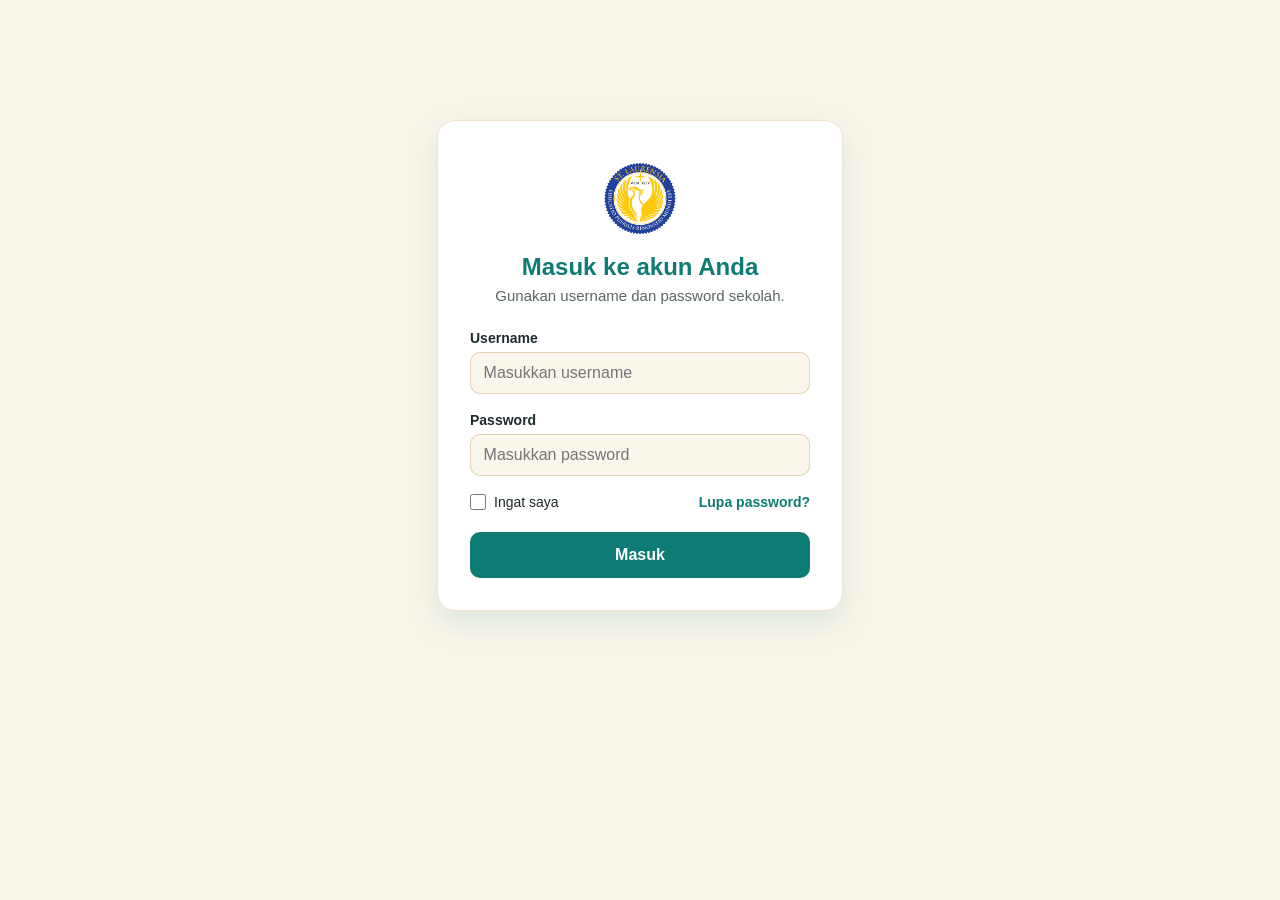
<file: index.html>
<!DOCTYPE html>
<html lang="id">
<head>
  <meta charset="UTF-8">
  <meta name="viewport" content="width=device-width, initial-scale=1.0">
  <title>Singgah - Wisata Indonesia</title>
  <link rel="icon" type="image/png" href="logo.png">
  <link rel="stylesheet" href="style.css">
</head>
<body>
  <section class="melvern-brandon-portal">
    <div class="melvern-brandon-portal-kartu">
      <img class="melvern-brandon-portal-logo" src="logo.png" alt="Logo Santa Laurensia">
      <h2>Masuk ke akun Anda</h2>
      <p class="melvern-brandon-portal-sub">Gunakan username dan password sekolah.</p>

      <p class="melvern-brandon-isian-nama">Username</p>
      <input class="melvern-brandon-isian" type="text" id="melvern-brandon-username" name="username" placeholder="Masukkan username">

      <p class="melvern-brandon-isian-nama">Password</p>
      <input class="melvern-brandon-isian" type="password" id="melvern-brandon-password" name="password" placeholder="Masukkan password">

      <div class="melvern-brandon-portal-baris">
        <p class="melvern-brandon-ingat"><input class="melvern-brandon-centang" type="checkbox" id="melvern-brandon-ingat" name="ingat"> Ingat saya</p>
        <a class="melvern-brandon-lupa" href="#">Lupa password?</a>
      </div>

      <a class="melvern-brandon-tombol-portal" href="beranda.html">Masuk</a>
    </div>
  </section>
</body>
</html>
</file>
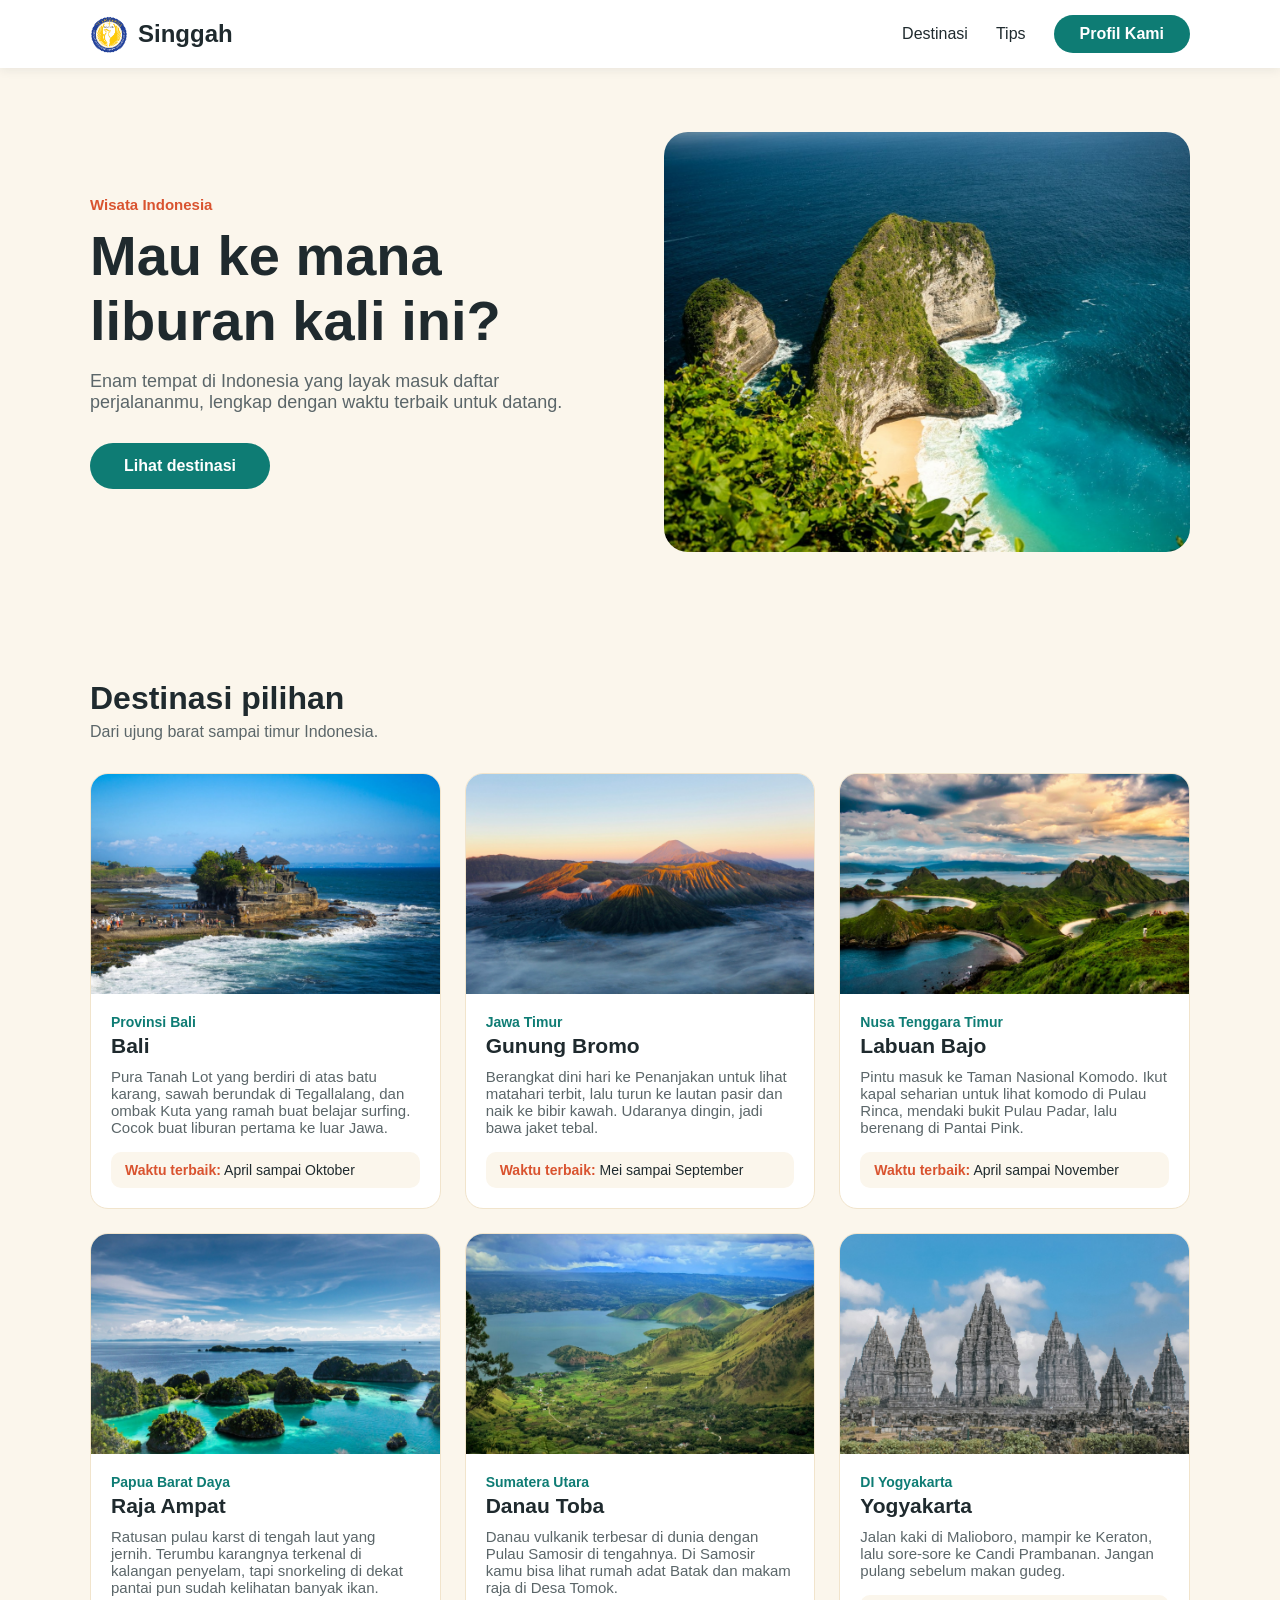
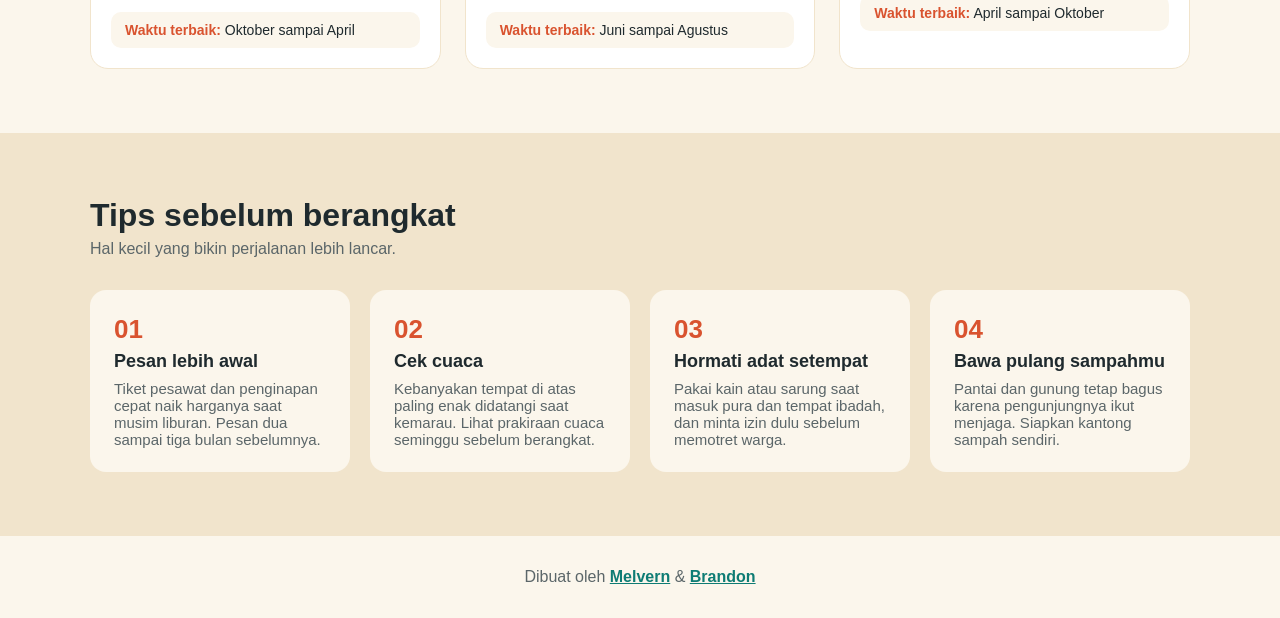
<file: beranda.html>
<!DOCTYPE html>
<html lang="id">
<head>
  <meta charset="UTF-8">
  <meta name="viewport" content="width=device-width, initial-scale=1.0">
  <title>Singgah - Wisata Indonesia</title>
  <link rel="icon" type="image/png" href="logo.png">
  <link rel="stylesheet" href="style.css">
</head>
<body>
  <header class="melvern-brandon-navbar">
    <div class="melvern-brandon-navbar-isi">
      <a class="melvern-brandon-merek" href="#"><img src="logo.png" alt="Logo Santa Laurensia"> Singgah</a>
      <nav class="melvern-brandon-menu">
        <a href="#melvern-brandon-destinasi">Destinasi</a>
        <a href="#melvern-brandon-tips">Tips</a>
        <a class="melvern-brandon-tombol-profil" href="cv1.html">Profil Kami</a>
      </nav>
    </div>
  </header>

  <main>
    <section class="melvern-brandon-hero">
      <div class="melvern-brandon-hero-teks">
        <p class="melvern-brandon-kicker">Wisata Indonesia</p>
        <h1>Mau ke mana liburan kali ini?</h1>
        <p class="melvern-brandon-hero-desc">Enam tempat di Indonesia yang layak masuk daftar perjalananmu, lengkap dengan waktu terbaik untuk datang.</p>
        <a class="melvern-brandon-tombol" href="#melvern-brandon-destinasi">Lihat destinasi</a>
      </div>
      <img class="melvern-brandon-hero-foto" src="hero.jpg" alt="Pemandangan pulau dan laut di Indonesia">
    </section>

    <section class="melvern-brandon-bagian" id="melvern-brandon-destinasi">
      <h2>Destinasi pilihan</h2>
      <p class="melvern-brandon-sub">Dari ujung barat sampai timur Indonesia.</p>
      <div class="melvern-brandon-grid">
        <div class="melvern-brandon-kartu">
          <img src="bali.jpg" alt="Bali">
          <div class="melvern-brandon-kartu-isi">
            <p class="melvern-brandon-provinsi">Provinsi Bali</p>
            <h3>Bali</h3>
            <p class="melvern-brandon-deskripsi">Pura Tanah Lot yang berdiri di atas batu karang, sawah berundak di Tegallalang, dan ombak Kuta yang ramah buat belajar surfing. Cocok buat liburan pertama ke luar Jawa.</p>
            <p class="melvern-brandon-waktu"><strong>Waktu terbaik:</strong> April sampai Oktober</p>
          </div>
        </div>
        <div class="melvern-brandon-kartu">
          <img src="bromo.jpg" alt="Gunung Bromo">
          <div class="melvern-brandon-kartu-isi">
            <p class="melvern-brandon-provinsi">Jawa Timur</p>
            <h3>Gunung Bromo</h3>
            <p class="melvern-brandon-deskripsi">Berangkat dini hari ke Penanjakan untuk lihat matahari terbit, lalu turun ke lautan pasir dan naik ke bibir kawah. Udaranya dingin, jadi bawa jaket tebal.</p>
            <p class="melvern-brandon-waktu"><strong>Waktu terbaik:</strong> Mei sampai September</p>
          </div>
        </div>
        <div class="melvern-brandon-kartu">
          <img src="labuan-bajo.jpg" alt="Labuan Bajo">
          <div class="melvern-brandon-kartu-isi">
            <p class="melvern-brandon-provinsi">Nusa Tenggara Timur</p>
            <h3>Labuan Bajo</h3>
            <p class="melvern-brandon-deskripsi">Pintu masuk ke Taman Nasional Komodo. Ikut kapal seharian untuk lihat komodo di Pulau Rinca, mendaki bukit Pulau Padar, lalu berenang di Pantai Pink.</p>
            <p class="melvern-brandon-waktu"><strong>Waktu terbaik:</strong> April sampai November</p>
          </div>
        </div>
        <div class="melvern-brandon-kartu">
          <img src="raja-ampat.jpg" alt="Raja Ampat">
          <div class="melvern-brandon-kartu-isi">
            <p class="melvern-brandon-provinsi">Papua Barat Daya</p>
            <h3>Raja Ampat</h3>
            <p class="melvern-brandon-deskripsi">Ratusan pulau karst di tengah laut yang jernih. Terumbu karangnya terkenal di kalangan penyelam, tapi snorkeling di dekat pantai pun sudah kelihatan banyak ikan.</p>
            <p class="melvern-brandon-waktu"><strong>Waktu terbaik:</strong> Oktober sampai April</p>
          </div>
        </div>
        <div class="melvern-brandon-kartu">
          <img src="danau-toba.jpg" alt="Danau Toba">
          <div class="melvern-brandon-kartu-isi">
            <p class="melvern-brandon-provinsi">Sumatera Utara</p>
            <h3>Danau Toba</h3>
            <p class="melvern-brandon-deskripsi">Danau vulkanik terbesar di dunia dengan Pulau Samosir di tengahnya. Di Samosir kamu bisa lihat rumah adat Batak dan makam raja di Desa Tomok.</p>
            <p class="melvern-brandon-waktu"><strong>Waktu terbaik:</strong> Juni sampai Agustus</p>
          </div>
        </div>
        <div class="melvern-brandon-kartu">
          <img src="yogyakarta.jpg" alt="Yogyakarta">
          <div class="melvern-brandon-kartu-isi">
            <p class="melvern-brandon-provinsi">DI Yogyakarta</p>
            <h3>Yogyakarta</h3>
            <p class="melvern-brandon-deskripsi">Jalan kaki di Malioboro, mampir ke Keraton, lalu sore-sore ke Candi Prambanan. Jangan pulang sebelum makan gudeg.</p>
            <p class="melvern-brandon-waktu"><strong>Waktu terbaik:</strong> April sampai Oktober</p>
          </div>
        </div>
      </div>
    </section>

    <div class="melvern-brandon-pita-tips">
      <section class="melvern-brandon-bagian" id="melvern-brandon-tips">
        <h2>Tips sebelum berangkat</h2>
        <p class="melvern-brandon-sub">Hal kecil yang bikin perjalanan lebih lancar.</p>
        <div class="melvern-brandon-grid-tips">
          <div class="melvern-brandon-tips">
            <p class="melvern-brandon-tips-nomor">01</p>
            <h3>Pesan lebih awal</h3>
            <p class="melvern-brandon-tips-teks">Tiket pesawat dan penginapan cepat naik harganya saat musim liburan. Pesan dua sampai tiga bulan sebelumnya.</p>
          </div>
          <div class="melvern-brandon-tips">
            <p class="melvern-brandon-tips-nomor">02</p>
            <h3>Cek cuaca</h3>
            <p class="melvern-brandon-tips-teks">Kebanyakan tempat di atas paling enak didatangi saat kemarau. Lihat prakiraan cuaca seminggu sebelum berangkat.</p>
          </div>
          <div class="melvern-brandon-tips">
            <p class="melvern-brandon-tips-nomor">03</p>
            <h3>Hormati adat setempat</h3>
            <p class="melvern-brandon-tips-teks">Pakai kain atau sarung saat masuk pura dan tempat ibadah, dan minta izin dulu sebelum memotret warga.</p>
          </div>
          <div class="melvern-brandon-tips">
            <p class="melvern-brandon-tips-nomor">04</p>
            <h3>Bawa pulang sampahmu</h3>
            <p class="melvern-brandon-tips-teks">Pantai dan gunung tetap bagus karena pengunjungnya ikut menjaga. Siapkan kantong sampah sendiri.</p>
          </div>
        </div>
      </section>
    </div>
  </main>

  <footer class="melvern-brandon-footer">
    <p>Dibuat oleh <a href="cv1.html">Melvern</a> &amp; <a href="cv2.html">Brandon</a></p>
  </footer>
</body>
</html>
</file>
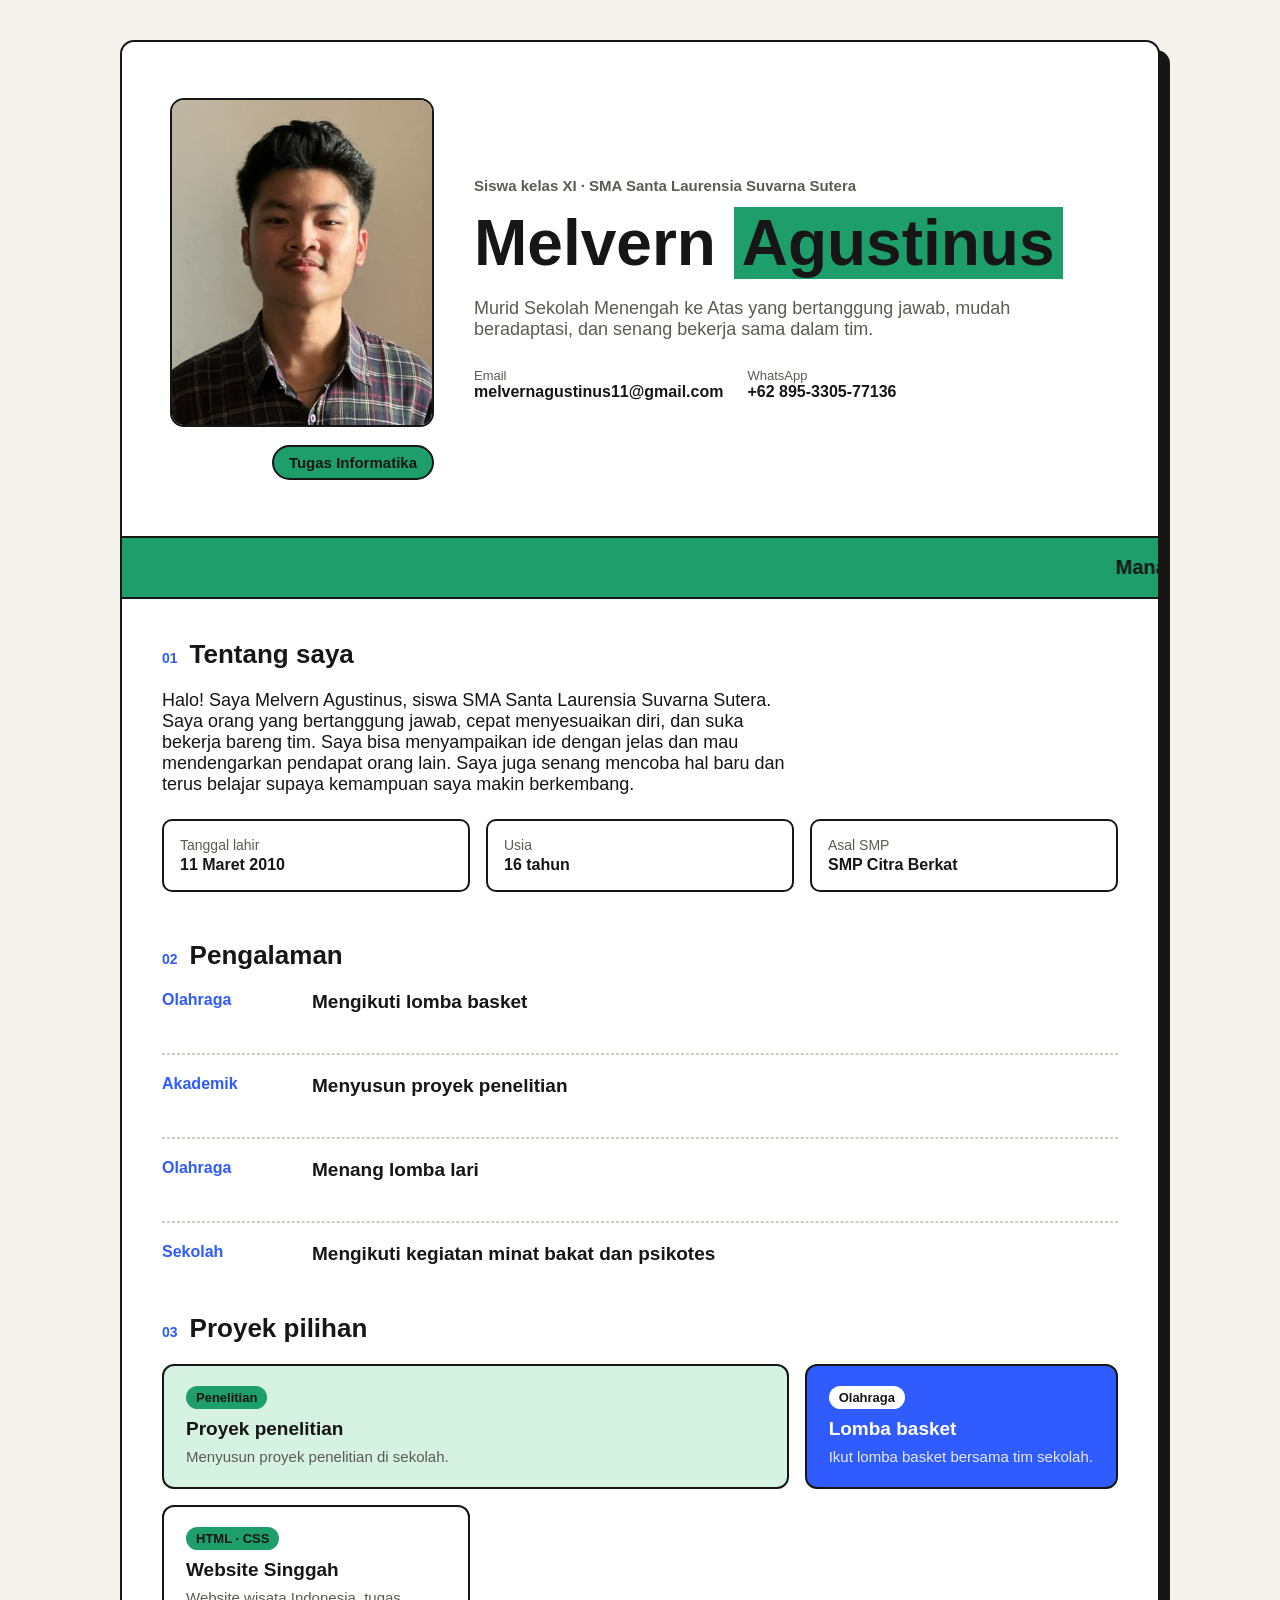
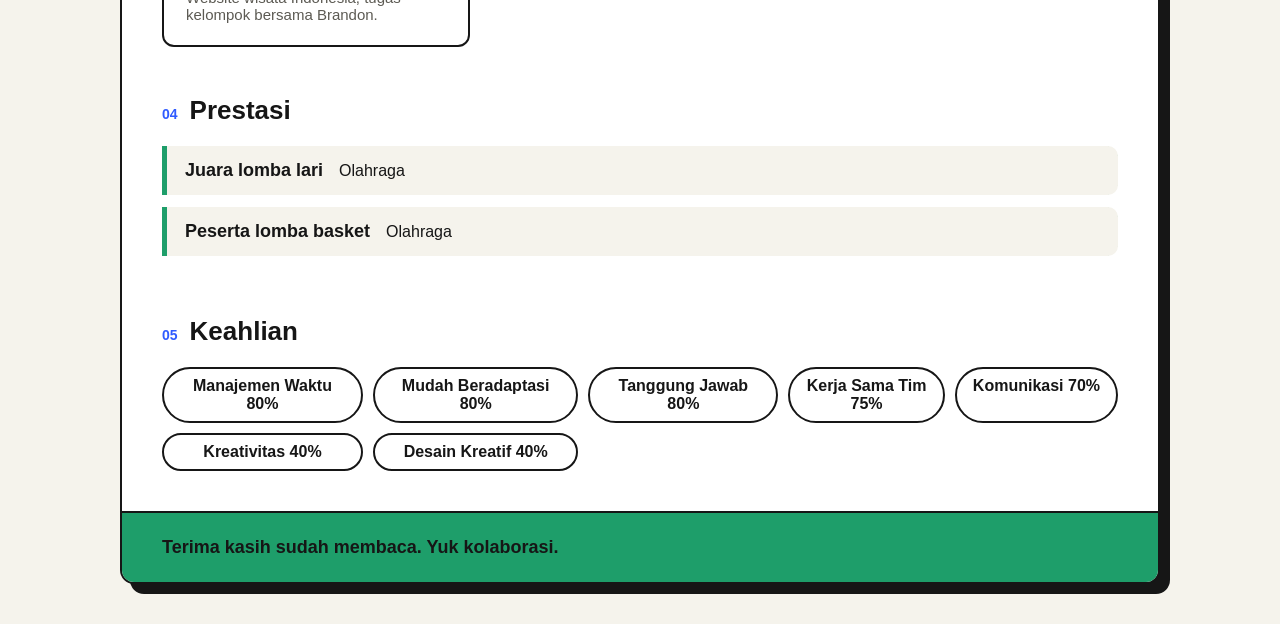
<file: cv1.html>
<!DOCTYPE html>
<html lang="id">
<head>
  <meta charset="UTF-8">
  <meta name="viewport" content="width=device-width, initial-scale=1.0">
  <title>CV Melvern Agustinus - Siswa SMA Santa Laurensia</title>
  <link rel="icon" type="image/png" href="logo.png">
  <link rel="stylesheet" href="cv1.css">
</head>
<body>
  <main class="melvern-cv">
    <header class="melvern-hero">
      <div class="melvern-hero-foto">
        <div class="melvern-foto">
          <a href="cv2.html"><img src="melvern.jpg" alt="Foto Melvern Agustinus"></a>
        </div>
        <div class="melvern-stiker">
          <a href="index.html">Tugas Informatika</a>
        </div>
      </div>

      <div class="melvern-hero-teks">
        <p class="melvern-kicker">Siswa kelas XI · SMA Santa Laurensia Suvarna Sutera</p>
        <h1>Melvern <strong class="melvern-tanda">Agustinus</strong></h1>
        <p class="melvern-tagline">Murid Sekolah Menengah ke Atas yang bertanggung jawab, mudah beradaptasi, dan senang bekerja sama dalam tim.</p>
        <ul class="melvern-kontak">
          <li><strong>Email</strong><a href="mailto:melvernagustinus11@gmail.com">melvernagustinus11@gmail.com</a></li>
          <li><strong>WhatsApp</strong>+62 895-3305-77136</li>
        </ul>
      </div>
    </header>

    <hr class="melvern-garis">

    <marquee class="melvern-pita" direction="left" behavior="scroll" scrollamount="4">
      <b>Manajemen Waktu</b> <b class="melvern-putih">Mudah Beradaptasi</b> <b>Tanggung Jawab</b> <b class="melvern-putih">Kerja Sama Tim</b> <b>Komunikasi</b> <b class="melvern-putih">Kreativitas</b>
      <b>Manajemen Waktu</b> <b class="melvern-putih">Mudah Beradaptasi</b> <b>Tanggung Jawab</b> <b class="melvern-putih">Kerja Sama Tim</b> <b>Komunikasi</b> <b class="melvern-putih">Kreativitas</b>
    </marquee>

    <hr class="melvern-garis">

    <div class="melvern-isi">
      <section>
        <h2><strong class="melvern-nomor">01</strong> Tentang saya</h2>
        <p class="melvern-lead">Halo! Saya Melvern Agustinus, siswa SMA Santa Laurensia Suvarna Sutera. Saya orang yang bertanggung jawab, cepat menyesuaikan diri, dan suka bekerja bareng tim. Saya bisa menyampaikan ide dengan jelas dan mau mendengarkan pendapat orang lain. Saya juga senang mencoba hal baru dan terus belajar supaya kemampuan saya makin berkembang.</p>
        <div class="melvern-fakta">
          <div class="melvern-fakta-kotak">
            <p class="melvern-fakta-judul">Tanggal lahir</p>
            <p class="melvern-fakta-isi">11 Maret 2010</p>
          </div>
          <div class="melvern-fakta-kotak">
            <p class="melvern-fakta-judul">Usia</p>
            <p class="melvern-fakta-isi">16 tahun</p>
          </div>
          <div class="melvern-fakta-kotak">
            <p class="melvern-fakta-judul">Asal SMP</p>
            <p class="melvern-fakta-isi">SMP Citra Berkat</p>
          </div>
        </div>
      </section>

      <section>
        <h2><strong class="melvern-nomor">02</strong> Pengalaman</h2>
        <div class="melvern-pengalaman">
          <p class="melvern-tahun">Olahraga</p>
          <div>
            <h3>Mengikuti lomba basket</h3>
          </div>
        </div>
        <hr class="melvern-putus">
        <div class="melvern-pengalaman">
          <p class="melvern-tahun">Akademik</p>
          <div>
            <h3>Menyusun proyek penelitian</h3>
          </div>
        </div>
        <hr class="melvern-putus">
        <div class="melvern-pengalaman">
          <p class="melvern-tahun">Olahraga</p>
          <div>
            <h3>Menang lomba lari</h3>
          </div>
        </div>
        <hr class="melvern-putus">
        <div class="melvern-pengalaman">
          <p class="melvern-tahun">Sekolah</p>
          <div>
            <h3>Mengikuti kegiatan minat bakat dan psikotes</h3>
          </div>
        </div>
      </section>

      <section>
        <h2><strong class="melvern-nomor">03</strong> Proyek pilihan</h2>
        <div class="melvern-bento-atas">
          <div class="melvern-kartu melvern-kartu-besar">
            <b class="melvern-tag">Penelitian</b>
            <h3>Proyek penelitian</h3>
            <p>Menyusun proyek penelitian di sekolah.</p>
          </div>
          <div class="melvern-kartu melvern-kartu-biru">
            <b class="melvern-tag">Olahraga</b>
            <h3>Lomba basket</h3>
            <p>Ikut lomba basket bersama tim sekolah.</p>
          </div>
        </div>
        <div class="melvern-bento-bawah">
          <div class="melvern-kartu">
            <b class="melvern-tag">HTML · CSS</b>
            <h3>Website Singgah</h3>
            <p>Website wisata Indonesia, tugas kelompok bersama Brandon.</p>
          </div>
        </div>
      </section>

      <section>
        <h2><strong class="melvern-nomor">04</strong> Prestasi</h2>
        <ul class="melvern-prestasi">
          <li>
            <div class="melvern-prestasi-isi">
              <strong>Juara lomba lari</strong>
              <p>Olahraga</p>
            </div>
          </li>
          <li>
            <div class="melvern-prestasi-isi">
              <strong>Peserta lomba basket</strong>
              <p>Olahraga</p>
            </div>
          </li>
        </ul>
      </section>

      <section>
        <h2><strong class="melvern-nomor">05</strong> Keahlian</h2>
        <ul class="melvern-chips">
          <li>Manajemen Waktu 80%</li>
          <li>Mudah Beradaptasi 80%</li>
          <li>Tanggung Jawab 80%</li>
          <li>Kerja Sama Tim 75%</li>
          <li>Komunikasi 70%</li>
          <li>Kreativitas 40%</li>
          <li>Desain Kreatif 40%</li>
        </ul>
      </section>

    </div>

    <hr class="melvern-garis">

    <footer class="melvern-footer">
      <p>Terima kasih sudah membaca. Yuk kolaborasi.</p>
    </footer>
  </main>
</body>
</html>
</file>
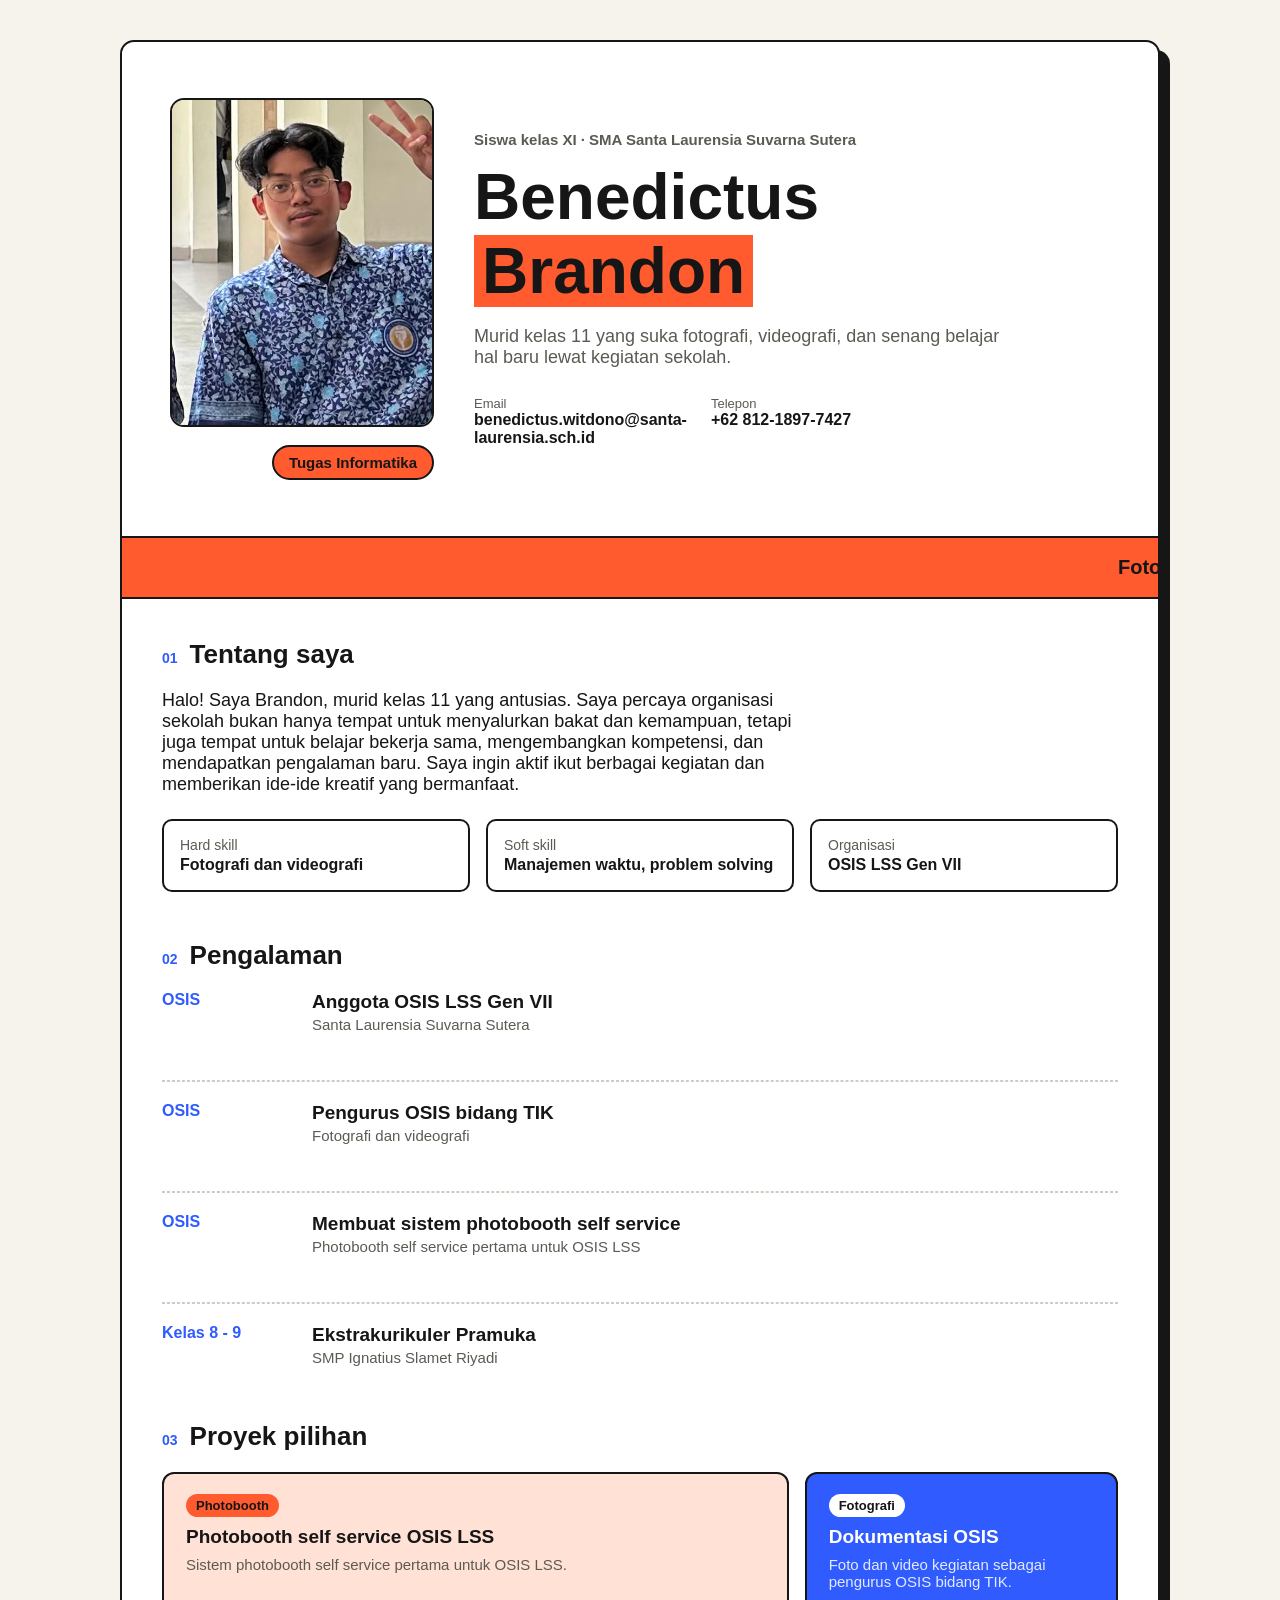
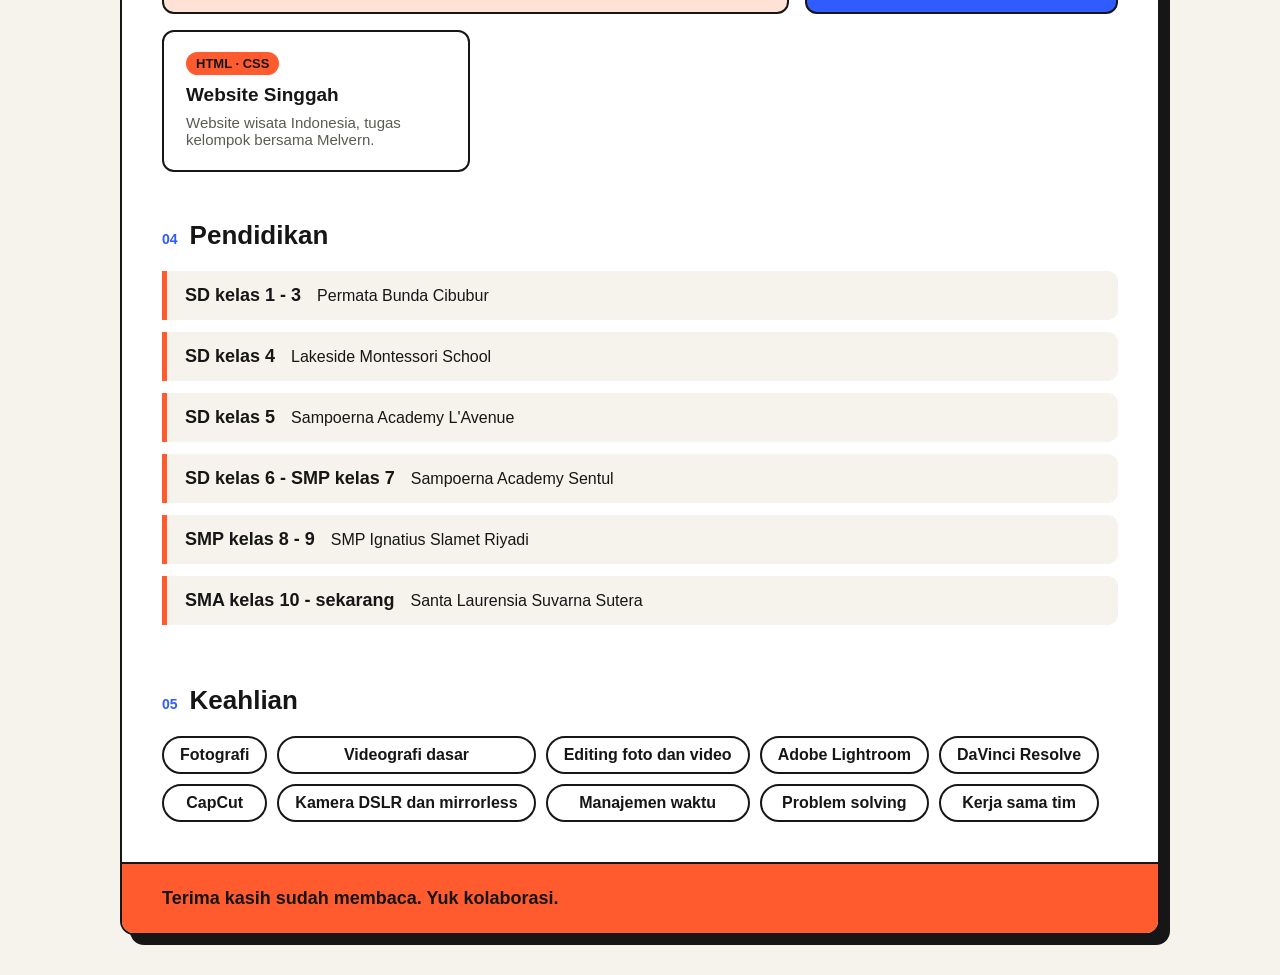
<file: cv2.html>
<!DOCTYPE html>
<html lang="id">
<head>
  <meta charset="UTF-8">
  <meta name="viewport" content="width=device-width, initial-scale=1.0">
  <title>CV Benedictus Brandon - Siswa SMA Santa Laurensia</title>
  <link rel="icon" type="image/png" href="logo.png">
  <link rel="stylesheet" href="cv2.css">
</head>
<body>
  <main class="brandon-cv">
    <header class="brandon-hero">
      <div class="brandon-hero-foto">
        <div class="brandon-foto">
          <a href="cv1.html"><img src="brandon.jpg" alt="Foto Benedictus Brandon"></a>
        </div>
        <div class="brandon-stiker">
          <a href="index.html">Tugas Informatika</a>
        </div>
      </div>

      <div class="brandon-hero-teks">
        <p class="brandon-kicker">Siswa kelas XI · SMA Santa Laurensia Suvarna Sutera</p>
        <h1>Benedictus <strong class="brandon-tanda">Brandon</strong></h1>
        <p class="brandon-tagline">Murid kelas 11 yang suka fotografi, videografi, dan senang belajar hal baru lewat kegiatan sekolah.</p>
        <ul class="brandon-kontak">
          <li><strong>Email</strong><a href="mailto:benedictus.witdono@santa-laurensia.sch.id">benedictus.witdono@santa-laurensia.sch.id</a></li>
          <li><strong>Telepon</strong>+62 812-1897-7427</li>
        </ul>
      </div>
    </header>

    <hr class="brandon-garis">

    <marquee class="brandon-pita" direction="left" behavior="scroll" scrollamount="4">
      <b>Fotografi</b> <b class="brandon-putih">Videografi</b> <b>Adobe Lightroom</b> <b class="brandon-putih">DaVinci Resolve</b> <b>CapCut</b> <b class="brandon-putih">Kerja sama tim</b>
      <b>Fotografi</b> <b class="brandon-putih">Videografi</b> <b>Adobe Lightroom</b> <b class="brandon-putih">DaVinci Resolve</b> <b>CapCut</b> <b class="brandon-putih">Kerja sama tim</b>
    </marquee>

    <hr class="brandon-garis">

    <div class="brandon-isi">
      <section>
        <h2><strong class="brandon-nomor">01</strong> Tentang saya</h2>
        <p class="brandon-lead">Halo! Saya Brandon, murid kelas 11 yang antusias. Saya percaya organisasi sekolah bukan hanya tempat untuk menyalurkan bakat dan kemampuan, tetapi juga tempat untuk belajar bekerja sama, mengembangkan kompetensi, dan mendapatkan pengalaman baru. Saya ingin aktif ikut berbagai kegiatan dan memberikan ide-ide kreatif yang bermanfaat.</p>
        <div class="brandon-fakta">
          <div class="brandon-fakta-kotak">
            <p class="brandon-fakta-judul">Hard skill</p>
            <p class="brandon-fakta-isi">Fotografi dan videografi</p>
          </div>
          <div class="brandon-fakta-kotak">
            <p class="brandon-fakta-judul">Soft skill</p>
            <p class="brandon-fakta-isi">Manajemen waktu, problem solving</p>
          </div>
          <div class="brandon-fakta-kotak">
            <p class="brandon-fakta-judul">Organisasi</p>
            <p class="brandon-fakta-isi">OSIS LSS Gen VII</p>
          </div>
        </div>
      </section>

      <section>
        <h2><strong class="brandon-nomor">02</strong> Pengalaman</h2>
        <div class="brandon-pengalaman">
          <p class="brandon-tahun">OSIS</p>
          <div>
            <h3>Anggota OSIS LSS Gen VII</h3>
            <p class="brandon-tempat">Santa Laurensia Suvarna Sutera</p>
          </div>
        </div>
        <hr class="brandon-putus">
        <div class="brandon-pengalaman">
          <p class="brandon-tahun">OSIS</p>
          <div>
            <h3>Pengurus OSIS bidang TIK</h3>
            <p class="brandon-tempat">Fotografi dan videografi</p>
          </div>
        </div>
        <hr class="brandon-putus">
        <div class="brandon-pengalaman">
          <p class="brandon-tahun">OSIS</p>
          <div>
            <h3>Membuat sistem photobooth self service</h3>
            <p class="brandon-tempat">Photobooth self service pertama untuk OSIS LSS</p>
          </div>
        </div>
        <hr class="brandon-putus">
        <div class="brandon-pengalaman">
          <p class="brandon-tahun">Kelas 8 - 9</p>
          <div>
            <h3>Ekstrakurikuler Pramuka</h3>
            <p class="brandon-tempat">SMP Ignatius Slamet Riyadi</p>
          </div>
        </div>
      </section>

      <section>
        <h2><strong class="brandon-nomor">03</strong> Proyek pilihan</h2>
        <div class="brandon-bento-atas">
          <div class="brandon-kartu brandon-kartu-besar">
            <b class="brandon-tag">Photobooth</b>
            <h3>Photobooth self service OSIS LSS</h3>
            <p>Sistem photobooth self service pertama untuk OSIS LSS.</p>
          </div>
          <div class="brandon-kartu brandon-kartu-biru">
            <b class="brandon-tag">Fotografi</b>
            <h3>Dokumentasi OSIS</h3>
            <p>Foto dan video kegiatan sebagai pengurus OSIS bidang TIK.</p>
          </div>
        </div>
        <div class="brandon-bento-bawah">
          <div class="brandon-kartu">
            <b class="brandon-tag">HTML · CSS</b>
            <h3>Website Singgah</h3>
            <p>Website wisata Indonesia, tugas kelompok bersama Melvern.</p>
          </div>
        </div>
      </section>

      <section>
        <h2><strong class="brandon-nomor">04</strong> Pendidikan</h2>
        <ul class="brandon-prestasi">
          <li>
            <div class="brandon-prestasi-isi">
              <strong>SD kelas 1 - 3</strong>
              <p>Permata Bunda Cibubur</p>
            </div>
          </li>
          <li>
            <div class="brandon-prestasi-isi">
              <strong>SD kelas 4</strong>
              <p>Lakeside Montessori School</p>
            </div>
          </li>
          <li>
            <div class="brandon-prestasi-isi">
              <strong>SD kelas 5</strong>
              <p>Sampoerna Academy L'Avenue</p>
            </div>
          </li>
          <li>
            <div class="brandon-prestasi-isi">
              <strong>SD kelas 6 - SMP kelas 7</strong>
              <p>Sampoerna Academy Sentul</p>
            </div>
          </li>
          <li>
            <div class="brandon-prestasi-isi">
              <strong>SMP kelas 8 - 9</strong>
              <p>SMP Ignatius Slamet Riyadi</p>
            </div>
          </li>
          <li>
            <div class="brandon-prestasi-isi">
              <strong>SMA kelas 10 - sekarang</strong>
              <p>Santa Laurensia Suvarna Sutera</p>
            </div>
          </li>
        </ul>
      </section>

      <section>
        <h2><strong class="brandon-nomor">05</strong> Keahlian</h2>
        <ul class="brandon-chips">
          <li>Fotografi</li>
          <li>Videografi dasar</li>
          <li>Editing foto dan video</li>
          <li>Adobe Lightroom</li>
          <li>DaVinci Resolve</li>
          <li>CapCut</li>
          <li>Kamera DSLR dan mirrorless</li>
          <li>Manajemen waktu</li>
          <li>Problem solving</li>
          <li>Kerja sama tim</li>
        </ul>
      </section>

    </div>

    <hr class="brandon-garis">

    <footer class="brandon-footer">
      <p>Terima kasih sudah membaca. Yuk kolaborasi.</p>
    </footer>
  </main>
</body>
</html>
</file>
<file: style.css>
body {
  margin: 0;
  background-color: #fbf6ec;
  color: #1f2a2e;
  font-family: "Segoe UI", Helvetica, Arial, sans-serif;
  font-size: 16px;
}

h1, h2, h3, p {
  margin: 0;
}

img {
  display: block;
}

.melvern-brandon-navbar-isi, .melvern-brandon-hero, .melvern-brandon-bagian {
  width: 1100px;
  margin: 0 auto;
}

.melvern-brandon-navbar {
  padding: 14px 0;
  background-color: #ffffff;
  box-shadow: 0 2px 10px rgba(31, 42, 46, 0.08);
}

.melvern-brandon-navbar-isi {
  display: flex;
  justify-content: space-between;
  align-items: center;
}

.melvern-brandon-merek {
  display: flex;
  align-items: center;
  gap: 10px;
  color: #1f2a2e;
  font-size: 24px;
  font-weight: bold;
  text-decoration: none;
}

.melvern-brandon-merek img {
  width: 38px;
  height: 40px;
}

.melvern-brandon-menu {
  display: flex;
  align-items: center;
  gap: 28px;
}

.melvern-brandon-menu a {
  color: #1f2a2e;
  text-decoration: none;
}

.melvern-brandon-menu a:hover {
  color: #0e7c74;
}

.melvern-brandon-menu .melvern-brandon-tombol-profil {
  padding: 10px 26px;
  background-color: #0e7c74;
  color: #ffffff;
  border-radius: 30px;
  font-weight: bold;
}

.melvern-brandon-menu .melvern-brandon-tombol-profil:hover {
  background-color: #0a5f59;
  color: #ffffff;
}

.melvern-brandon-hero {
  display: grid;
  grid-template-columns: 1fr 1fr;
  align-items: center;
  gap: 48px;
  padding: 64px 0;
}

.melvern-brandon-kicker {
  color: #d9532f;
  font-size: 15px;
  font-weight: bold;
}

.melvern-brandon-hero h1 {
  margin: 10px 0 18px 0;
  font-size: 56px;
}

.melvern-brandon-hero-desc {
  margin: 0 0 30px 0;
  color: #5b6669;
  font-size: 18px;
}

.melvern-brandon-tombol {
  display: block;
  width: 180px;
  padding: 14px 0;
  background-color: #0e7c74;
  color: #ffffff;
  border-radius: 30px;
  font-weight: bold;
  text-align: center;
  text-decoration: none;
}

.melvern-brandon-tombol:hover {
  background-color: #0a5f59;
}

.melvern-brandon-hero-foto {
  width: 100%;
  height: 420px;
  object-fit: cover;
  border-radius: 24px;
}

.melvern-brandon-bagian {
  padding: 64px 0;
}

.melvern-brandon-bagian h2 {
  font-size: 32px;
}

.melvern-brandon-sub {
  margin: 6px 0 32px 0;
  color: #5b6669;
}

.melvern-brandon-grid {
  display: grid;
  grid-template-columns: 1fr 1fr 1fr;
  gap: 24px;
}

.melvern-brandon-kartu {
  background-color: #ffffff;
  border: 1px solid #f1e4cc;
  border-radius: 18px;
}

.melvern-brandon-kartu:hover {
  box-shadow: 0 12px 24px rgba(31, 42, 46, 0.12);
}

.melvern-brandon-kartu img {
  width: 100%;
  height: 220px;
  object-fit: cover;
  border-radius: 17px 17px 0 0;
}

.melvern-brandon-kartu-isi {
  padding: 20px;
}

.melvern-brandon-provinsi {
  color: #0e7c74;
  font-size: 14px;
  font-weight: bold;
}

.melvern-brandon-kartu h3 {
  margin: 4px 0 10px 0;
  font-size: 21px;
}

.melvern-brandon-deskripsi {
  color: #5b6669;
  font-size: 15px;
}

.melvern-brandon-waktu {
  margin: 16px 0 0 0;
  padding: 10px 14px;
  background-color: #fbf6ec;
  border-radius: 10px;
  font-size: 14px;
}

.melvern-brandon-waktu strong {
  color: #d9532f;
}

.melvern-brandon-pita-tips {
  background-color: #f1e4cc;
}

.melvern-brandon-grid-tips {
  display: grid;
  grid-template-columns: 1fr 1fr 1fr 1fr;
  gap: 20px;
}

.melvern-brandon-tips {
  padding: 24px;
  background-color: #fbf6ec;
  border-radius: 16px;
}

.melvern-brandon-tips-nomor {
  color: #d9532f;
  font-size: 26px;
  font-weight: bold;
}

.melvern-brandon-tips h3 {
  margin: 6px 0 8px 0;
  font-size: 18px;
}

.melvern-brandon-tips-teks {
  color: #5b6669;
  font-size: 15px;
}

.melvern-brandon-portal {
  padding: 120px 20px;
}

.melvern-brandon-portal-kartu {
  width: 340px;
  margin: 0 auto;
  padding: 36px 32px 32px 32px;
  background-color: #ffffff;
  border: 1px solid #f1e4cc;
  border-radius: 18px;
  box-shadow: 0 12px 32px rgba(14, 124, 116, 0.14);
}

.melvern-brandon-portal-logo {
  width: 76px;
  height: 80px;
  margin: 0 auto 16px auto;
}

.melvern-brandon-portal-kartu h2 {
  color: #0e7c74;
  font-size: 24px;
  text-align: center;
}

.melvern-brandon-portal-sub {
  margin: 6px 0 26px 0;
  color: #5b6669;
  font-size: 15px;
  text-align: center;
}

.melvern-brandon-isian-nama {
  margin: 0 0 6px 0;
  font-size: 14px;
  font-weight: bold;
}

.melvern-brandon-isian {
  display: block;
  width: 92%;
  margin: 0 0 18px 0;
  padding: 12px 4%;
  border: 0;
  border-radius: 10px;
  background-color: #fbf6ec;
  box-shadow: inset 0 0 0 1px #e3d3b4;
  color: #1f2a2e;
  font-family: "Segoe UI", Helvetica, Arial, sans-serif;
  font-size: 16px;
}

.melvern-brandon-isian:hover {
  box-shadow: inset 0 0 0 1px #0e7c74;
}

.melvern-brandon-portal-baris {
  display: flex;
  justify-content: space-between;
  align-items: center;
  margin: 0 0 22px 0;
  font-size: 14px;
}

.melvern-brandon-ingat {
  display: flex;
  align-items: center;
  gap: 8px;
}

.melvern-brandon-centang {
  width: 16px;
  height: 16px;
  margin: 0;
}

.melvern-brandon-lupa {
  color: #0e7c74;
  font-weight: bold;
  text-decoration: none;
}

.melvern-brandon-lupa:hover {
  text-decoration: underline;
}

.melvern-brandon-tombol-portal {
  display: block;
  padding: 14px 0;
  background-color: #0e7c74;
  color: #ffffff;
  border-radius: 10px;
  font-weight: bold;
  text-align: center;
  text-decoration: none;
}

.melvern-brandon-tombol-portal:hover {
  background-color: #0a5f59;
}

.melvern-brandon-footer {
  padding: 32px 20px;
  color: #5b6669;
  text-align: center;
}

.melvern-brandon-footer a {
  color: #0e7c74;
  font-weight: bold;
}

@media (max-width: 1200px) {
  .melvern-brandon-navbar-isi, .melvern-brandon-hero, .melvern-brandon-bagian {
    width: 90%;
  }
}

@media (max-width: 900px) {
  .melvern-brandon-hero {
    grid-template-columns: 1fr;
    gap: 32px;
    padding: 48px 0;
  }

  .melvern-brandon-hero h1 {
    font-size: 44px;
  }

  .melvern-brandon-hero-foto {
    height: 320px;
  }

  .melvern-brandon-grid, .melvern-brandon-grid-tips {
    grid-template-columns: 1fr 1fr;
  }
}

@media (max-width: 600px) {
  .melvern-brandon-merek {
    gap: 8px;
    font-size: 20px;
  }

  .melvern-brandon-merek img {
    width: 29px;
    height: 30px;
  }

  .melvern-brandon-menu {
    gap: 14px;
  }

  .melvern-brandon-menu a {
    font-size: 14px;
  }

  .melvern-brandon-menu .melvern-brandon-tombol-profil {
    padding: 8px 16px;
  }

  .melvern-brandon-hero {
    padding: 36px 0;
  }

  .melvern-brandon-hero h1 {
    font-size: 34px;
  }

  .melvern-brandon-hero-desc {
    font-size: 16px;
  }

  .melvern-brandon-hero-foto {
    height: 240px;
    border-radius: 18px;
  }

  .melvern-brandon-bagian {
    padding: 44px 0;
  }

  .melvern-brandon-bagian h2 {
    font-size: 26px;
  }

  .melvern-brandon-grid, .melvern-brandon-grid-tips {
    grid-template-columns: 1fr;
  }

  .melvern-brandon-portal {
    padding: 60px 20px;
  }

  .melvern-brandon-portal-kartu {
    width: 84%;
    padding: 28px 7%;
  }
}
</file>
<file: cv1.css>
body {
  margin: 0;
  padding: 40px 16px;
  background-color: #f5f3ec;
  color: #161616;
  font-family: "Segoe UI", Helvetica, Arial, sans-serif;
  font-size: 16px;
}

h1, h2, h3, p, ul {
  margin: 0;
}

h1, h2, h3 {
  font-family: "Trebuchet MS", Arial, sans-serif;
}

ul {
  padding: 0;
  list-style-type: none;
}

img {
  display: block;
}

.melvern-cv {
  width: 1036px;
  margin: 0 auto;
  background-color: #ffffff;
  border: 2px solid #161616;
  border-radius: 14px;
  box-shadow: 10px 10px 0 #161616;
}

.melvern-garis {
  margin: 0;
  border: 1px solid #161616;
}

.melvern-hero {
  display: grid;
  grid-template-columns: 264px 1fr;
  align-items: center;
  gap: 40px;
  padding: 56px 48px;
}

.melvern-hero-foto {
  width: 264px;
}

.melvern-foto img {
  width: 260px;
  height: 325px;
  object-fit: cover;
  border: 2px solid #161616;
  border-radius: 14px;
  background-color: #d5f2e3;
}

.melvern-foto img:hover {
  box-shadow: 8px 8px 0 #1e9e6a;
}

.melvern-stiker {
  display: flex;
  justify-content: flex-end;
  margin: 18px 0 0 0;
}

.melvern-stiker a {
  padding: 7px 15px;
  background-color: #1e9e6a;
  color: #161616;
  border: 2px solid #161616;
  border-radius: 30px;
  font-size: 15px;
  font-weight: bold;
  text-decoration: none;
}

.melvern-stiker a:hover {
  background-color: #d5f2e3;
}

.melvern-kicker {
  margin: 0 0 12px 0;
  color: #5c5a53;
  font-size: 15px;
  font-weight: bold;
}

.melvern-hero h1 {
  font-size: 64px;
}

.melvern-tanda {
  padding: 0 8px;
  background-color: #1e9e6a;
}

.melvern-tagline {
  width: 544px;
  margin: 18px 0 0 0;
  color: #5c5a53;
  font-size: 18px;
}

.melvern-kontak {
  display: grid;
  grid-template-columns: 1fr 1fr 1fr;
  gap: 14px 24px;
  margin: 28px 0 0 0;
}

.melvern-kontak li {
  font-weight: bold;
}

.melvern-kontak strong {
  display: block;
  color: #5c5a53;
  font-size: 13px;
  font-weight: normal;
}

.melvern-kontak a {
  color: #161616;
  text-decoration: none;
}

.melvern-kontak a:hover {
  text-decoration: underline;
}

.melvern-pita {
  display: block;
  padding: 18px 0;
  background-color: #1e9e6a;
  color: #161616;
  font-family: "Trebuchet MS", Arial, sans-serif;
  font-size: 20px;
}

.melvern-pita b {
  margin: 0 18px;
}

.melvern-pita .melvern-putih {
  color: #ffffff;
}

.melvern-isi {
  display: grid;
  gap: 48px;
  padding: 40px;
}

.melvern-isi h2 {
  display: flex;
  align-items: baseline;
  gap: 12px;
  margin: 0 0 20px 0;
  font-size: 26px;
}

.melvern-nomor {
  color: #2f5bff;
  font-family: "Segoe UI", Helvetica, Arial, sans-serif;
  font-size: 14px;
}

.melvern-lead {
  width: 640px;
  font-size: 18px;
}

.melvern-fakta {
  display: grid;
  grid-template-columns: 1fr 1fr 1fr;
  gap: 16px;
  margin: 24px 0 0 0;
}

.melvern-fakta-kotak {
  padding: 16px;
  border: 2px solid #161616;
  border-radius: 10px;
}

.melvern-fakta-judul {
  color: #5c5a53;
  font-size: 14px;
}

.melvern-fakta-isi {
  margin: 3px 0 0 0;
  font-weight: bold;
}

.melvern-pengalaman {
  display: grid;
  grid-template-columns: 130px 1fr;
  gap: 20px;
}

.melvern-tahun {
  color: #2f5bff;
  font-family: "Trebuchet MS", Arial, sans-serif;
  font-weight: bold;
}

.melvern-pengalaman h3 {
  font-size: 19px;
}

.melvern-putus {
  margin: 40px 0 20px 0;
  border: 1px dashed #cfcbc0;
}

.melvern-bento-atas {
  display: grid;
  grid-template-columns: 2fr 1fr;
  gap: 16px;
}

.melvern-bento-bawah {
  display: grid;
  grid-template-columns: 1fr 1fr 1fr;
  gap: 16px;
  margin: 16px 0 0 0;
}

.melvern-kartu {
  padding: 22px;
  background-color: #ffffff;
  border: 2px solid #161616;
  border-radius: 12px;
}

.melvern-kartu:hover {
  box-shadow: 6px 6px 0 #161616;
}

.melvern-kartu h3 {
  margin: 12px 0 8px 0;
  font-size: 19px;
}

.melvern-kartu p {
  color: #5c5a53;
  font-size: 15px;
}

.melvern-kartu-besar {
  background-color: #d5f2e3;
}

.melvern-kartu-biru {
  background-color: #2f5bff;
  color: #ffffff;
}

.melvern-kartu-biru p {
  color: #e4eaff;
}

.melvern-tag {
  padding: 4px 10px;
  background-color: #1e9e6a;
  color: #161616;
  border-radius: 30px;
  font-size: 13px;
}

.melvern-kartu-biru .melvern-tag {
  background-color: #ffffff;
}

.melvern-prestasi li {
  margin: 0 0 12px 0;
  padding: 0 0 0 5px;
  background-color: #1e9e6a;
  border-radius: 0 14px 14px 0;
}

.melvern-prestasi-isi {
  display: grid;
  grid-template-columns: auto 1fr;
  align-items: baseline;
  gap: 16px;
  padding: 14px 18px;
  background-color: #f5f3ec;
  border-radius: 0 10px 10px 0;
}

.melvern-prestasi strong {
  font-family: "Trebuchet MS", Arial, sans-serif;
  font-size: 18px;
}

.melvern-chips {
  display: grid;
  grid-template-columns: auto auto auto auto auto;
  justify-content: start;
  gap: 10px;
}

.melvern-chips li {
  padding: 8px 16px;
  border: 2px solid #161616;
  border-radius: 30px;
  font-weight: bold;
  text-align: center;
}

.melvern-chips li:hover {
  background-color: #1e9e6a;
}

.melvern-footer {
  padding: 24px 40px;
  background-color: #1e9e6a;
  border-radius: 0 0 12px 12px;
  font-family: "Trebuchet MS", Arial, sans-serif;
  font-size: 18px;
  font-weight: bold;
}

@media (max-width: 1100px) {
  .melvern-cv {
    width: auto;
  }

  .melvern-hero h1 {
    font-size: 48px;
  }

  .melvern-tagline {
    width: auto;
  }
}

@media (max-width: 900px) {
  .melvern-hero {
    grid-template-columns: 1fr;
  }

  .melvern-hero-foto {
    margin: 0 auto;
  }

  .melvern-chips {
    grid-template-columns: auto auto auto;
  }
}

@media (max-width: 760px) {
  .melvern-lead {
    width: auto;
  }

  .melvern-kontak {
    grid-template-columns: 1fr 1fr;
  }

}

@media (max-width: 640px) {
  .melvern-hero {
    padding: 36px 20px;
  }

  .melvern-hero h1 {
    font-size: 34px;
  }

  .melvern-kontak, .melvern-fakta, .melvern-bento-atas, .melvern-bento-bawah {
    grid-template-columns: 1fr;
  }

  .melvern-isi {
    padding: 28px 20px;
  }

  .melvern-pengalaman {
    grid-template-columns: 1fr;
    gap: 4px;
  }

  .melvern-chips {
    grid-template-columns: auto auto;
  }

  .melvern-footer {
    padding: 24px 20px;
  }
}

@media (max-width: 360px) {
  .melvern-hero-foto {
    width: 224px;
  }

  .melvern-foto img {
    width: 220px;
    height: 275px;
  }

  .melvern-hero h1 {
    font-size: 28px;
  }

  .melvern-prestasi-isi {
    grid-template-columns: 1fr;
    gap: 2px;
  }
}
</file>
<file: cv2.css>
body {
  margin: 0;
  padding: 40px 16px;
  background-color: #f5f3ec;
  color: #161616;
  font-family: "Segoe UI", Helvetica, Arial, sans-serif;
  font-size: 16px;
}

h1, h2, h3, p, ul {
  margin: 0;
}

h1, h2, h3 {
  font-family: "Trebuchet MS", Arial, sans-serif;
}

ul {
  padding: 0;
  list-style-type: none;
}

img {
  display: block;
}

.brandon-cv {
  width: 1036px;
  margin: 0 auto;
  background-color: #ffffff;
  border: 2px solid #161616;
  border-radius: 14px;
  box-shadow: 10px 10px 0 #161616;
}

.brandon-garis {
  margin: 0;
  border: 1px solid #161616;
}

.brandon-hero {
  display: grid;
  grid-template-columns: 264px 1fr;
  align-items: center;
  gap: 40px;
  padding: 56px 48px;
}

.brandon-hero-foto {
  width: 264px;
}

.brandon-foto img {
  width: 260px;
  height: 325px;
  object-fit: cover;
  border: 2px solid #161616;
  border-radius: 14px;
  background-color: #ffe1d6;
}

.brandon-foto img:hover {
  box-shadow: 8px 8px 0 #ff5b2e;
}

.brandon-stiker {
  display: flex;
  justify-content: flex-end;
  margin: 18px 0 0 0;
}

.brandon-stiker a {
  padding: 7px 15px;
  background-color: #ff5b2e;
  color: #161616;
  border: 2px solid #161616;
  border-radius: 30px;
  font-size: 15px;
  font-weight: bold;
  text-decoration: none;
}

.brandon-stiker a:hover {
  background-color: #ffe1d6;
}

.brandon-kicker {
  margin: 0 0 12px 0;
  color: #5c5a53;
  font-size: 15px;
  font-weight: bold;
}

.brandon-hero h1 {
  font-size: 64px;
}

.brandon-tanda {
  padding: 0 8px;
  background-color: #ff5b2e;
}

.brandon-tagline {
  width: 544px;
  margin: 18px 0 0 0;
  color: #5c5a53;
  font-size: 18px;
}

.brandon-kontak {
  display: grid;
  grid-template-columns: 1fr 1fr 1fr;
  gap: 14px 24px;
  margin: 28px 0 0 0;
}

.brandon-kontak li {
  font-weight: bold;
}

.brandon-kontak strong {
  display: block;
  color: #5c5a53;
  font-size: 13px;
  font-weight: normal;
}

.brandon-kontak a {
  color: #161616;
  text-decoration: none;
}

.brandon-kontak a:hover {
  text-decoration: underline;
}

.brandon-pita {
  display: block;
  padding: 18px 0;
  background-color: #ff5b2e;
  color: #161616;
  font-family: "Trebuchet MS", Arial, sans-serif;
  font-size: 20px;
}

.brandon-pita b {
  margin: 0 18px;
}

.brandon-pita .brandon-putih {
  color: #ffffff;
}

.brandon-isi {
  display: grid;
  gap: 48px;
  padding: 40px;
}

.brandon-isi h2 {
  display: flex;
  align-items: baseline;
  gap: 12px;
  margin: 0 0 20px 0;
  font-size: 26px;
}

.brandon-nomor {
  color: #2f5bff;
  font-family: "Segoe UI", Helvetica, Arial, sans-serif;
  font-size: 14px;
}

.brandon-lead {
  width: 640px;
  font-size: 18px;
}

.brandon-fakta {
  display: grid;
  grid-template-columns: 1fr 1fr 1fr;
  gap: 16px;
  margin: 24px 0 0 0;
}

.brandon-fakta-kotak {
  padding: 16px;
  border: 2px solid #161616;
  border-radius: 10px;
}

.brandon-fakta-judul {
  color: #5c5a53;
  font-size: 14px;
}

.brandon-fakta-isi {
  margin: 3px 0 0 0;
  font-weight: bold;
}

.brandon-pengalaman {
  display: grid;
  grid-template-columns: 130px 1fr;
  gap: 20px;
}

.brandon-tahun {
  color: #2f5bff;
  font-family: "Trebuchet MS", Arial, sans-serif;
  font-weight: bold;
}

.brandon-pengalaman h3 {
  font-size: 19px;
}

.brandon-tempat {
  margin: 3px 0 7px 0;
  color: #5c5a53;
  font-size: 15px;
}

.brandon-putus {
  margin: 40px 0 20px 0;
  border: 1px dashed #cfcbc0;
}

.brandon-bento-atas {
  display: grid;
  grid-template-columns: 2fr 1fr;
  gap: 16px;
}

.brandon-bento-bawah {
  display: grid;
  grid-template-columns: 1fr 1fr 1fr;
  gap: 16px;
  margin: 16px 0 0 0;
}

.brandon-kartu {
  padding: 22px;
  background-color: #ffffff;
  border: 2px solid #161616;
  border-radius: 12px;
}

.brandon-kartu:hover {
  box-shadow: 6px 6px 0 #161616;
}

.brandon-kartu h3 {
  margin: 12px 0 8px 0;
  font-size: 19px;
}

.brandon-kartu p {
  color: #5c5a53;
  font-size: 15px;
}

.brandon-kartu-besar {
  background-color: #ffe1d6;
}

.brandon-kartu-biru {
  background-color: #2f5bff;
  color: #ffffff;
}

.brandon-kartu-biru p {
  color: #e4eaff;
}

.brandon-tag {
  padding: 4px 10px;
  background-color: #ff5b2e;
  color: #161616;
  border-radius: 30px;
  font-size: 13px;
}

.brandon-kartu-biru .brandon-tag {
  background-color: #ffffff;
}

.brandon-prestasi li {
  margin: 0 0 12px 0;
  padding: 0 0 0 5px;
  background-color: #ff5b2e;
  border-radius: 0 14px 14px 0;
}

.brandon-prestasi-isi {
  display: grid;
  grid-template-columns: auto 1fr;
  align-items: baseline;
  gap: 16px;
  padding: 14px 18px;
  background-color: #f5f3ec;
  border-radius: 0 10px 10px 0;
}

.brandon-prestasi strong {
  font-family: "Trebuchet MS", Arial, sans-serif;
  font-size: 18px;
}

.brandon-chips {
  display: grid;
  grid-template-columns: auto auto auto auto auto;
  justify-content: start;
  gap: 10px;
}

.brandon-chips li {
  padding: 8px 16px;
  border: 2px solid #161616;
  border-radius: 30px;
  font-weight: bold;
  text-align: center;
}

.brandon-chips li:hover {
  background-color: #ff5b2e;
}

.brandon-footer {
  padding: 24px 40px;
  background-color: #ff5b2e;
  border-radius: 0 0 12px 12px;
  font-family: "Trebuchet MS", Arial, sans-serif;
  font-size: 18px;
  font-weight: bold;
}

@media (max-width: 1100px) {
  .brandon-cv {
    width: auto;
  }

  .brandon-hero h1 {
    font-size: 48px;
  }

  .brandon-tagline {
    width: auto;
  }
}

@media (max-width: 900px) {
  .brandon-hero {
    grid-template-columns: 1fr;
  }

  .brandon-hero-foto {
    margin: 0 auto;
  }

  .brandon-chips {
    grid-template-columns: auto auto auto;
  }
}

@media (max-width: 760px) {
  .brandon-lead {
    width: auto;
  }

  .brandon-kontak {
    grid-template-columns: 1fr 1fr;
  }

}

@media (max-width: 640px) {
  .brandon-hero {
    padding: 36px 20px;
  }

  .brandon-hero h1 {
    font-size: 34px;
  }

  .brandon-kontak, .brandon-fakta, .brandon-bento-atas, .brandon-bento-bawah {
    grid-template-columns: 1fr;
  }

  .brandon-isi {
    padding: 28px 20px;
  }

  .brandon-pengalaman {
    grid-template-columns: 1fr;
    gap: 4px;
  }

  .brandon-chips {
    grid-template-columns: auto auto;
  }

  .brandon-footer {
    padding: 24px 20px;
  }
}

@media (max-width: 360px) {
  .brandon-hero-foto {
    width: 224px;
  }

  .brandon-foto img {
    width: 220px;
    height: 275px;
  }

  .brandon-hero h1 {
    font-size: 28px;
  }

  .brandon-prestasi-isi {
    grid-template-columns: 1fr;
    gap: 2px;
  }
}
</file>
